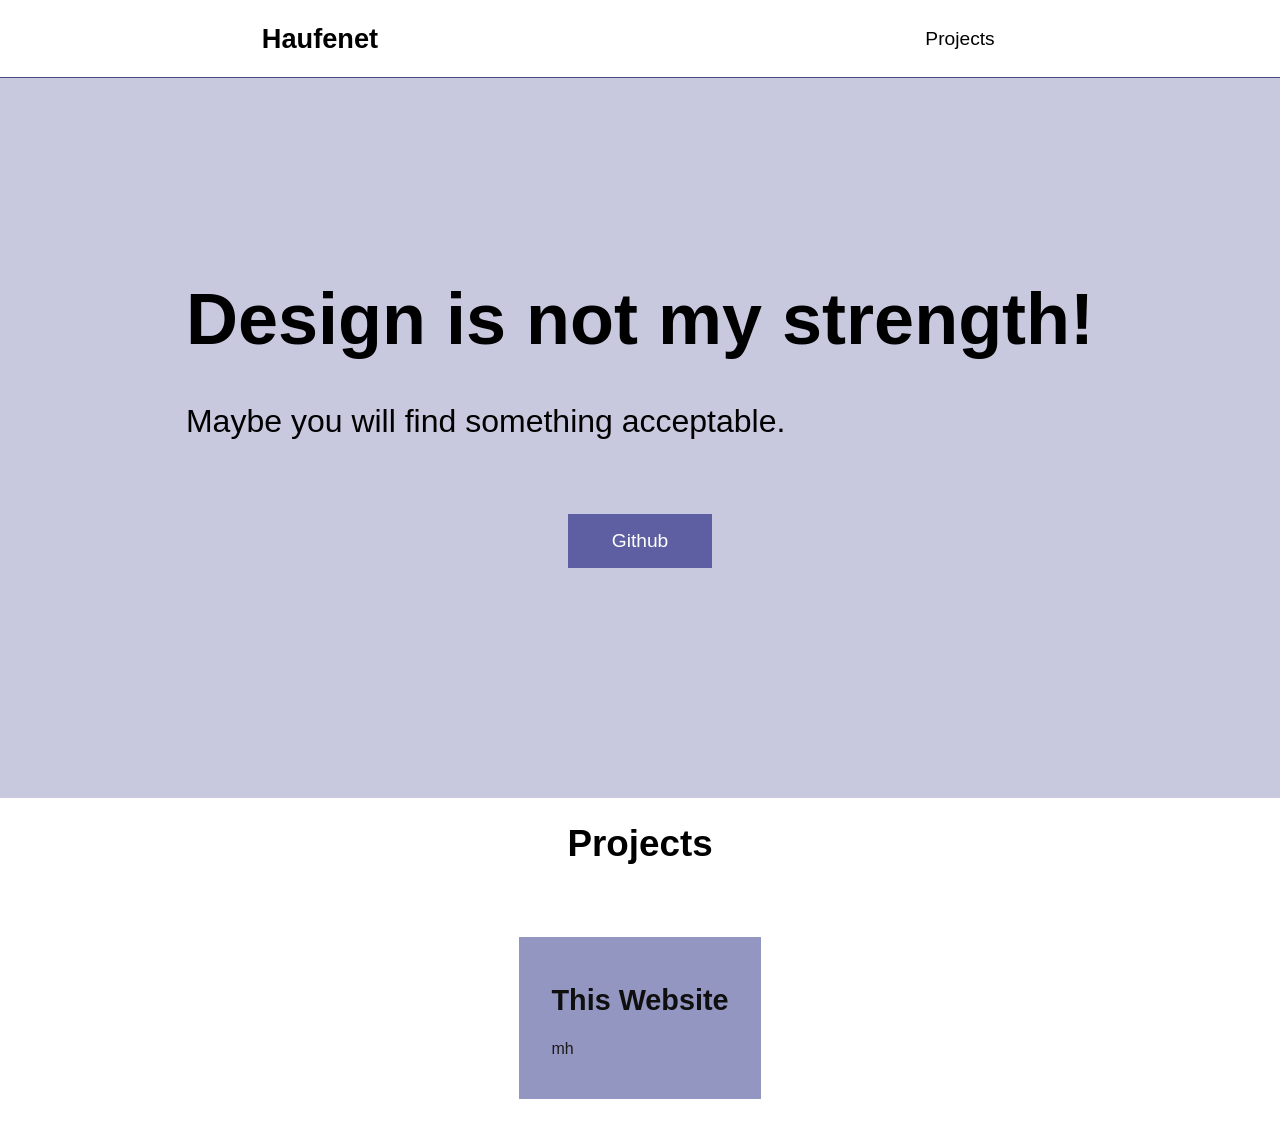
<file: index.html>
<!DOCTYPE html>
<html lang="en">

<head>
    <meta charset="UTF-8">
    <meta name="viewport" content="width=device-width, initial-scale=1.0">
    <title>Haufenet Website</title>
    <link rel="stylesheet" href="index.css">
</head>

<body>

    <header>
        


    </header>
    <div class="hero">
        <div class="hero-left">
            <h1 id="hero-left-title"></h1>
            <p  id="hero-left-text">Maybe you will find something acceptable.</p>
                <div  class="hero-left-link">
                    <h4 onclick="window.location.href = 'https://github.com/lennobay'" class="hero-left-link">Github</h4>
                </div>
            
        </div>
    </div>
    <div id="projects" class="projects">
        <h1 class="project-title-up"></h1>
        <div class="projects-sub-up" id="projects-sub-up">

        </div>
    </div>
    <script src="manditory.js"></script>
    <script src="index.js"></script>
    
</body>

</html>
</file>
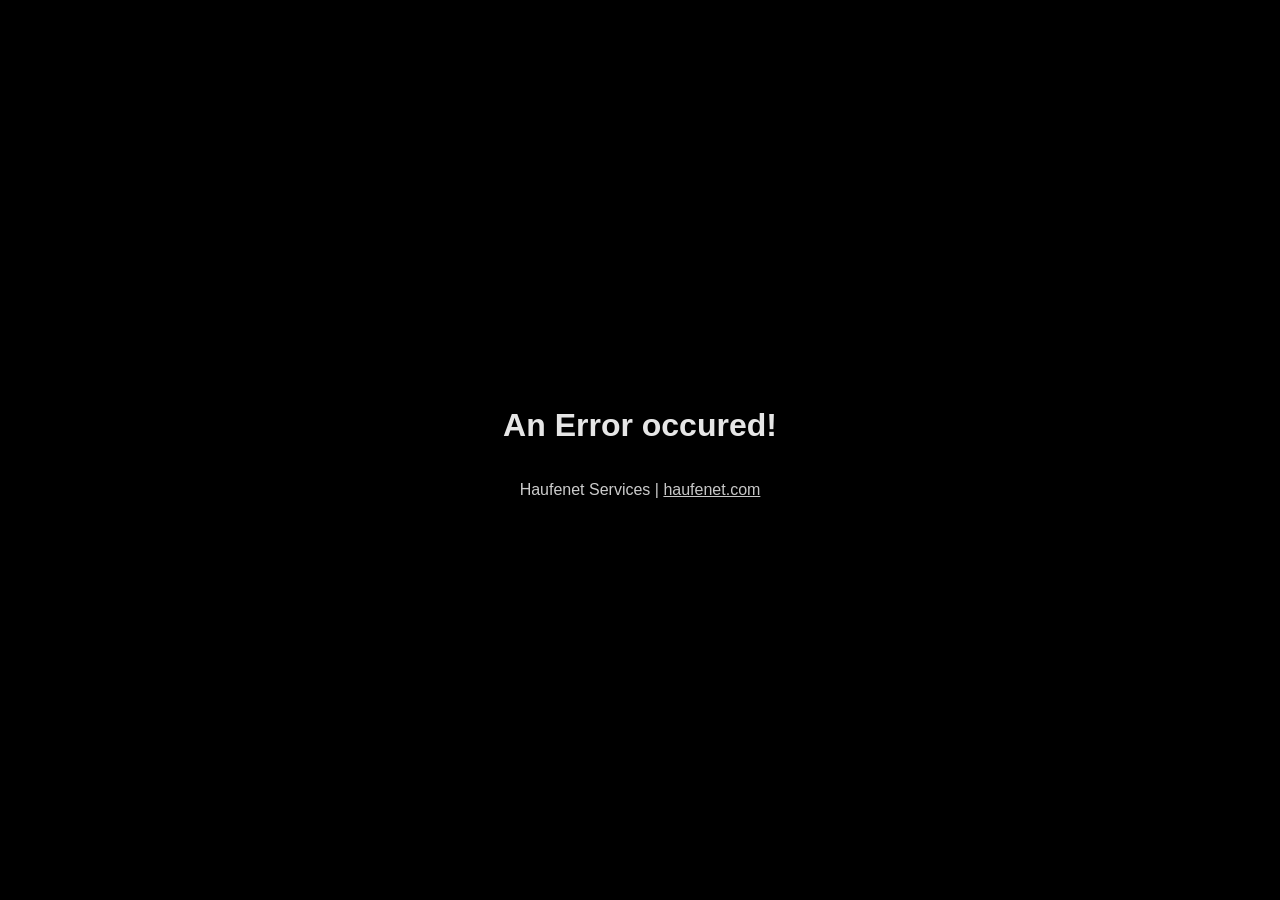
<file: an-error-occured.html>
<!DOCTYPE html>
<html lang="en">
<head>
    <meta charset="UTF-8">
    <meta name="viewport" content="width=device-width, initial-scale=1.0">
    <title>Haufenet Services</title>
</head>
<body>

    <h1>An Error occured!</h1>
    <p>Haufenet Services |  <a href="haufenet.com">haufenet.com</a></p>
    
</body>
<style>
    body{
        margin: 0;
        left: 0;
        background-color: black;
        color: white;
        font-family: sans-serif;
        display: flex;
        align-items: center;
        height: 100vh;
        justify-content: center;
        flex-direction: column;
    }
    h1{
        color: hsl(0 0% 90%);
    
    }
    p{color: hsl(0 0% 80%);}
    a{
        color: hsl(0 0% 78%);
    }
</style>
</html>
</file>
<file: index.css>
body {
  margin: 0;
  left: 0;
  background-color: hsl(0% 0% 90%);
  font-family: "Public Sans", sans-serif;
}

.public-sans-200 {
  font-family: "Public Sans", sans-serif;
  font-optical-sizing: auto;
  font-weight: 200;
  font-style: normal;
}



.information{
  display: flex;
  flex-direction: column;
  padding: 2rem;
  width: 1000px;
}
.information-up{
  display: grid;
  align-items: center;
  justify-content: center;

}

.top-view p{
  color: hsl(0 0% 40%);
}
.top-view p:hover{
   color: hsl(238, 27%, 40%);
  
  text-decoration: underline  hsl(238, 27%, 40%);
}


@media (max-width: 600px) {
  .information{
  padding: 1rem;
  max-width: 350px;
}
  

}
.text-view{
    text-align: justify;
}
h1 {
  font-size: 2.3rem;
}
h2 {
  font-size: 1.7rem;
}
h3 {
  font-size: 1.2rem;
}
h4 {
  font-size: 1.2rem;
  font-weight: 400;
}
p {
  font-size: 1rem;
}
header {
  display: grid;
  grid-template-columns: 1fr 1fr;
  align-items: center;
  border-bottom: solid 1px hsl(238, 27%, 40%);
}
header h4{
  display: flex;
  align-items: center;
  justify-content: center;
  
}
header h2:hover{
  color: hsl(238, 27%, 40%);
  
}
header h4:hover{
  color: hsl(238, 27%, 40%);
  
  text-decoration: underline  hsl(238, 27%, 40%);
}
.header-sub {
  
  display: grid;
  align-items: center;
  justify-content: center;
}

.projects-sub-up {
  display: grid;
  grid-template-columns: auto auto auto auto;
  justify-content: center;
  align-items: center;
}
.project-title-up {
  display: flex;
  align-items: center;
  text-align: center;
  justify-content: center;
}
.project-sub {
  display: grid;
  justify-content: center;
  background-color: hsl(238, 27%, 67%);
  margin: 3rem;
  padding: 2rem;
}
.project-sub h3{
  font-size: 1.8rem;
  line-height: 0.25rem;
  color: hsl(0 0% 6%);
}
.project-sub p{
  line-height: 0.25rem;
  color: hsl(0 0% 10%);
}
.project-sub:hover {
  scale: 101%;
}
.hero{
    display: grid;
    grid-template-columns: 1fr r;
     align-items: center;
     height: 80vh;
     background-color: hsl(238, 27%, 83%);
}
.hero-left h1{
  font-size: 4.5rem;
  line-height: 0.5rem;
}
.hero-left-link{
  padding: 1rem;
  display: flex;
  align-items: center;
  justify-content: center;

}
.hero-left-link h4{
    background-color: hsl(238, 27%, 50%);
  color: hsl(238, 27%, 100%);
  width: 7rem;

}
.hero-left p{
  font-size: 2rem;
}
.hero-left {
    display: grid;
   
    justify-content: center;
}
.hero-right{
    display: grid;
    justify-content: center;
    
}
.hero-right-button{
    display: grid;
    align-items: center;
    justify-content: center;
    padding: 20px;
    background-color: hsl(0 0% 10%);
    border-radius: 10px;
}
@media (max-width: 900px) {
    .hero{
        display: flex;
        flex-direction: column;
        flex-wrap: wrap;
        padding: 1rem;
        text-wrap: wrap;
    }
    .hero-right img{
        display: none;
    }
    .hero-left h1{
    line-height: normal;
  }
  .projects-sub-up {
    grid-template-columns: 1fr;
  }
}
</file>
